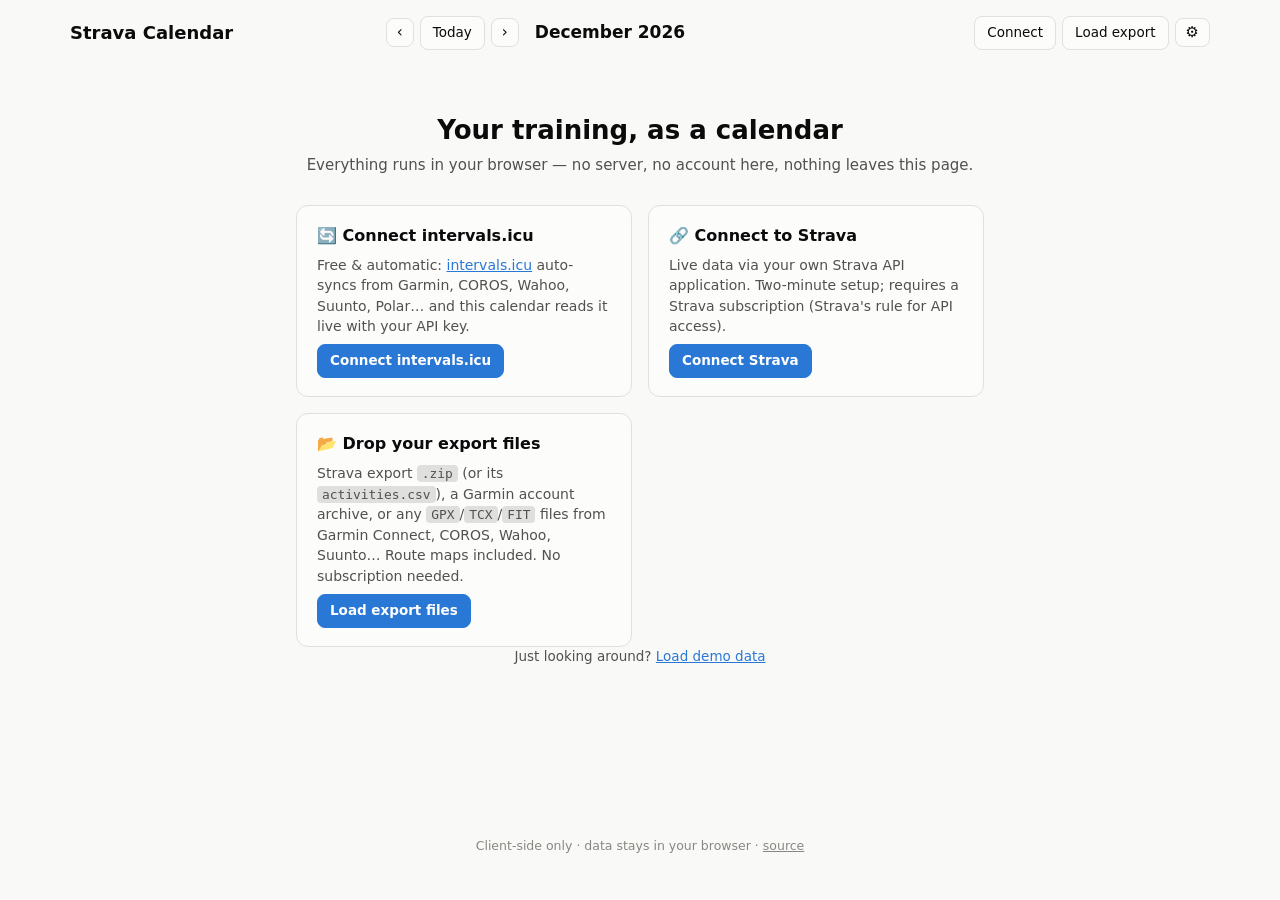
<file: index.html>
<!DOCTYPE html>
<html lang="en">
<head>
  <meta charset="UTF-8">
  <meta name="viewport" content="width=device-width, initial-scale=1.0">
  <meta name="color-scheme" content="light dark">
  <title>Strava Calendar</title>
  <link rel="stylesheet" href="css/style.css">
  <link rel="icon" href="data:image/svg+xml,%3Csvg xmlns='http://www.w3.org/2000/svg' viewBox='0 0 100 100'%3E%3Ctext y='.9em' font-size='90'%3E%F0%9F%93%85%3C/text%3E%3C/svg%3E">
</head>
<body>
  <div class="app">
    <header class="topbar">
      <div class="topbar-left">
        <h1 class="app-title">Strava Calendar</h1>
        <span class="source-badge" id="source-badge" hidden></span>
      </div>
      <nav class="month-nav" aria-label="Month navigation">
        <button class="btn btn-icon" id="btn-prev" title="Previous month" aria-label="Previous month">&#x2039;</button>
        <button class="btn" id="btn-today">Today</button>
        <button class="btn btn-icon" id="btn-next" title="Next month" aria-label="Next month">&#x203A;</button>
        <h2 class="month-title" id="month-title" aria-live="polite"></h2>
      </nav>
      <div class="topbar-right">
        <button class="btn" id="btn-refresh" title="Re-fetch this month" hidden>&#x21bb; Refresh</button>
        <button class="btn" id="btn-connect">Connect</button>
        <button class="btn" id="btn-csv" title="Load a Strava/Garmin export .zip, GPX/TCX/FIT files, or activities.csv">Load export</button>
        <button class="btn btn-icon" id="btn-settings" title="Settings" aria-label="Settings">&#x2699;&#xFE0E;</button>
      </div>
    </header>

    <main>
      <section class="empty-state" id="empty-state" hidden>
        <h2>Your training, as a calendar</h2>
        <p>Everything runs in your browser — no server, no account here, nothing leaves this page.</p>
        <div class="empty-cards">
          <div class="empty-card">
            <h3>&#x1F504; Connect intervals.icu</h3>
            <p>Free &amp; automatic: <a href="https://intervals.icu" target="_blank" rel="noopener">intervals.icu</a> auto-syncs from Garmin, COROS, Wahoo, Suunto, Polar&#8230; and this calendar reads it live with your API key.</p>
            <button class="btn btn-primary" id="btn-icu-hero">Connect intervals.icu</button>
          </div>
          <div class="empty-card">
            <h3>&#x1F517; Connect to Strava</h3>
            <p>Live data via your own Strava API application. Two-minute setup; requires a Strava subscription (Strava's rule for API access).</p>
            <button class="btn btn-primary" id="btn-connect-hero">Connect Strava</button>
          </div>
          <div class="empty-card">
            <h3>&#x1F4C2; Drop your export files</h3>
            <p>Strava export <code>.zip</code> (or its <code>activities.csv</code>), a Garmin account archive, or any <code>GPX</code>/<code>TCX</code>/<code>FIT</code> files from Garmin Connect, COROS, Wahoo, Suunto&#8230; Route maps included. No subscription needed.</p>
            <button class="btn btn-primary" id="btn-csv-hero">Load export files</button>
          </div>
        </div>
        <p class="empty-footnote">Just looking around? <a href="#" id="link-demo">Load demo data</a></p>
      </section>

      <section id="calendar-section" hidden>
        <div class="legend" id="legend" aria-label="Sport legend"></div>
        <div class="calendar" id="calendar" role="grid" aria-label="Activity calendar"></div>
        <div class="summary" id="summary" aria-label="Monthly totals"></div>
        <div id="stats"></div>
      </section>

      <div class="notice" id="notice" hidden></div>
    </main>

    <footer class="pagefoot">
      <p>Client-side only &#183; data stays in your browser &#183;
        <a href="https://github.com/ChunkLightTuna/Strava-calendar-view">source</a></p>
    </footer>
  </div>

  <div class="drop-overlay" id="drop-overlay" hidden>
    <div class="drop-overlay-inner">Drop an export <code>.zip</code>, <code>GPX</code>/<code>TCX</code>/<code>FIT</code> files, or <code>activities.csv</code></div>
  </div>

  <input type="file" id="file-input" accept=".csv,.zip,.gpx,.tcx,.fit,.gz,text/csv,application/zip" multiple hidden>

  <dialog class="modal" id="chooser-modal">
    <div class="modal-body">
      <h2>Connect a data source</h2>
      <button type="button" class="choice" id="choose-icu">
        <strong>&#x1F504; intervals.icu</strong>
        <span>Free &amp; automatic — syncs from Garmin, COROS, Wahoo, Suunto, Polar&#8230;</span>
      </button>
      <button type="button" class="choice" id="choose-strava">
        <strong>&#x1F517; Strava API</strong>
        <span>Your own Strava API app — requires a Strava subscription</span>
      </button>
      <div class="modal-actions">
        <button type="button" class="btn" id="btn-chooser-cancel">Cancel</button>
      </div>
    </div>
  </dialog>

  <dialog class="modal" id="icu-modal">
    <form method="dialog" class="modal-body" id="icu-form">
      <h2>Connect intervals.icu</h2>
      <p><a href="https://intervals.icu" target="_blank" rel="noopener">intervals.icu</a> is a free training platform that auto-syncs from Garmin, COROS, Wahoo, Suunto, Polar and more. This calendar reads it live — no manual exports.</p>
      <ol class="setup-steps">
        <li>Create a free intervals.icu account and link your watch platform under <strong>Settings</strong>.</li>
        <li>Still in <a href="https://intervals.icu/settings" target="_blank" rel="noopener">Settings</a>, open <strong>Developer Settings</strong> and copy your <strong>Athlete ID</strong> and <strong>API Key</strong>.</li>
      </ol>
      <label>Athlete ID
        <input type="text" id="input-icu-athlete" autocomplete="off" required placeholder="e.g. i12345">
      </label>
      <label>API Key
        <input type="password" id="input-icu-key" autocomplete="off" required>
      </label>
      <p class="modal-hint">Stored only in this browser's localStorage. Only ever sent directly to intervals.icu.</p>
      <div class="modal-actions">
        <button class="btn" value="cancel" formnovalidate>Cancel</button>
        <button class="btn btn-primary" value="connect">Connect</button>
      </div>
    </form>
  </dialog>

  <dialog class="modal" id="connect-modal">
    <form method="dialog" class="modal-body" id="connect-form">
      <h2>Connect your Strava account</h2>
      <p>Strava's API needs an "application" to authorize against. Because this site has no server,
         you use <strong>your own</strong> free API application — your credentials stay in this browser.</p>
      <ol class="setup-steps">
        <li>Open <a href="https://www.strava.com/settings/api" target="_blank" rel="noopener">strava.com/settings/api</a> and create an application (any name/category).</li>
        <li>Set <strong>Authorization Callback Domain</strong> to <code id="callback-domain"></code></li>
        <li>Copy the Client ID and Client Secret below.</li>
      </ol>
      <label>Client ID
        <input type="text" id="input-client-id" inputmode="numeric" autocomplete="off" required placeholder="e.g. 123456">
      </label>
      <label>Client Secret
        <input type="password" id="input-client-secret" autocomplete="off" required placeholder="40-character hex string">
      </label>
      <p class="modal-hint">Stored only in this browser's localStorage. This page never sends them anywhere except directly to strava.com.</p>
      <p class="modal-hint">&#9888;&#65038; Strava requires the app owner to have an <strong>active Strava subscription</strong> — without one the app shows as "inactive" and data requests fail. No subscription? Use the CSV export option instead; it works for everyone.</p>
      <div class="modal-actions">
        <button class="btn" value="cancel" formnovalidate>Cancel</button>
        <button class="btn btn-primary" value="connect" id="btn-do-connect">Authorize with Strava</button>
      </div>
    </form>
  </dialog>

  <dialog class="modal" id="settings-modal">
    <form method="dialog" class="modal-body">
      <h2>Settings</h2>
      <label>Units
        <select id="select-units">
          <option value="imperial">Miles</option>
          <option value="metric">Kilometers</option>
        </select>
      </label>
      <label>Week starts on
        <select id="select-week-start">
          <option value="0">Sunday</option>
          <option value="1">Monday</option>
        </select>
      </label>
      <label>Theme
        <select id="select-theme">
          <option value="auto">System</option>
          <option value="light">Light</option>
          <option value="dark">Dark</option>
        </select>
      </label>
      <div class="diag" id="diag-section">
        <button type="button" class="btn" id="btn-diagnostics">Test Strava connection</button>
        <div class="diag-output" id="diag-output" hidden></div>
      </div>
      <div class="modal-actions modal-actions-split">
        <button type="button" class="btn btn-danger" id="btn-disconnect">Disconnect &amp; clear data</button>
        <button class="btn btn-primary" value="close">Done</button>
      </div>
    </form>
  </dialog>

  <dialog class="modal modal-wide" id="detail-modal">
    <div class="modal-body">
      <h2 id="detail-title"></h2>
      <p class="detail-sub" id="detail-sub"></p>
      <div class="detail-map" id="detail-map" hidden></div>
      <div class="detail-stats" id="detail-stats"></div>
      <div class="modal-actions modal-actions-split">
        <a class="btn" id="detail-strava-link" target="_blank" rel="noopener">View on Strava &#x2197;</a>
        <button class="btn btn-primary" id="btn-detail-close">Close</button>
      </div>
    </div>
  </dialog>

  <div class="tooltip" id="tooltip" role="tooltip" hidden></div>

  <script type="module" src="js/app.js"></script>
</body>
</html>
</file>
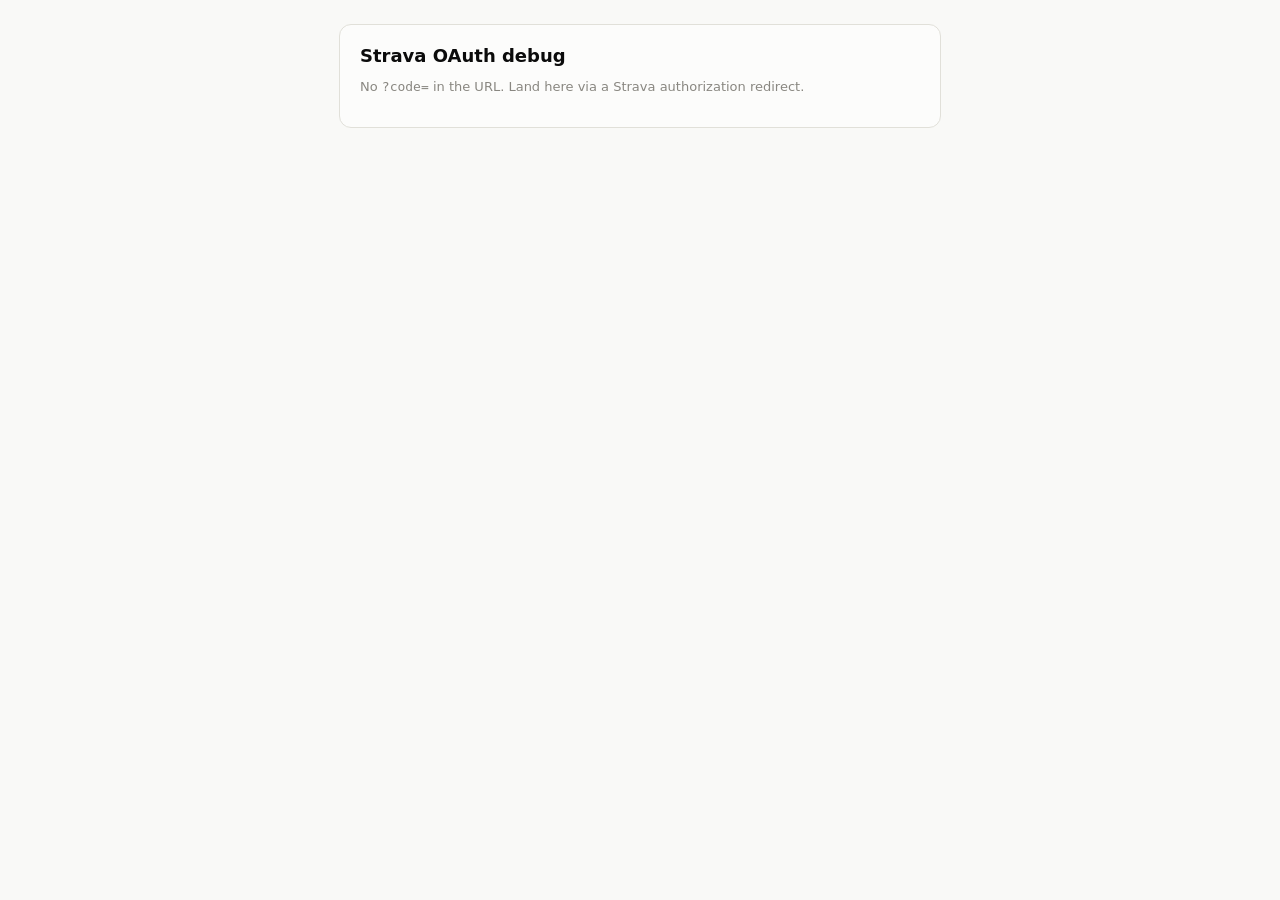
<file: debug.html>
<!DOCTYPE html>
<html lang="en">
<head>
  <meta charset="UTF-8">
  <meta name="viewport" content="width=device-width, initial-scale=1.0">
  <meta name="color-scheme" content="light dark">
  <title>OAuth debug — Strava Calendar</title>
  <style>
    body { font-family: system-ui, sans-serif; margin: 0; padding: 24px 16px; background: #f9f9f7; color: #0b0b0b; }
    @media (prefers-color-scheme: dark) { body { background: #0d0d0d; color: #fff; } .card { background: #1a1a19 !important; border-color: #2c2c2a !important; } }
    .card { max-width: 560px; margin: 0 auto; background: #fcfcfb; border: 1px solid #e1e0d9; border-radius: 12px; padding: 20px; }
    h1 { font-size: 18px; margin: 0 0 12px; }
    label { display: block; font-size: 12px; font-weight: 600; text-transform: uppercase; letter-spacing: .04em; color: #898781; margin: 14px 0 4px; }
    .value { font-family: ui-monospace, monospace; font-size: 14px; word-break: break-all; padding: 10px; border: 1px solid #c3c2b7; border-radius: 8px; user-select: all; -webkit-user-select: all; }
    button { font: inherit; margin-top: 6px; padding: 8px 14px; border-radius: 8px; border: 1px solid #2a78d6; background: #2a78d6; color: #fff; font-weight: 600; }
    p { color: #898781; font-size: 13px; }
    .ok { color: #006300; } .bad { color: #d03b3b; }
  </style>
</head>
<body>
  <div class="card">
    <h1>Strava OAuth debug</h1>
    <div id="content"><p>No <code>?code=</code> in the URL. Land here via a Strava authorization redirect.</p></div>
  </div>
  <script>
    const q = new URLSearchParams(location.search);
    const code = q.get('code');
    if (code) {
      const scope = q.get('scope') || '(none reported)';
      const hasActivity = /activity:read/.test(scope);
      document.getElementById('content').innerHTML = `
        <p>Authorization landed here instead of the app — nothing was exchanged or stored. Copy these back to the debugging session.</p>
        <label>Authorization code (single-use, expires in minutes)</label>
        <div class="value" id="code">${code.replace(/[^\w-]/g, '')}</div>
        <button onclick="navigator.clipboard.writeText(document.getElementById('code').textContent).then(()=>this.textContent='Copied!')">Copy code</button>
        <label>Granted scopes</label>
        <div class="value">${scope.replace(/[^\w:,._-]/g, '')}</div>
        <p class="${hasActivity ? 'ok' : 'bad'}">${hasActivity
          ? '✓ includes activity:read — activity access was granted'
          : '✗ missing activity:read — this grant cannot read activities'}</p>`;
    }
  </script>
</body>
</html>
</file>
<file: css/style.css>
/* Strava Calendar — client-side static site styles.
   Palette: validated categorical slots; dark values are re-stepped, not flipped. */

:root {
  color-scheme: light;
  --surface-1: #fcfcfb;
  --page: #f9f9f7;
  --text-primary: #0b0b0b;
  --text-secondary: #52514e;
  --text-muted: #898781;
  --grid-line: #e1e0d9;
  --baseline: #c3c2b7;
  --ring: rgba(11, 11, 11, 0.10);
  --accent: #2a78d6;
  --danger: #d03b3b;
  --delta-up: #006300;

  --sport-run: #2a78d6;      /* slot 1 blue */
  --sport-ride: #008300;     /* slot 2 green */
  --sport-paddle: #e87ba4;   /* slot 3 magenta */
  --sport-walk: #eda100;     /* slot 4 yellow */
  --sport-swim: #1baf7a;     /* slot 5 aqua */
  --sport-strength: #eb6834; /* slot 6 orange */
  --sport-winter: #4a3aa7;   /* slot 7 violet */
  --sport-other: #898781;    /* muted */
}

@media (prefers-color-scheme: dark) {
  :root:where(:not([data-theme="light"])) {
    color-scheme: dark;
    --surface-1: #1a1a19;
    --page: #0d0d0d;
    --text-primary: #ffffff;
    --text-secondary: #c3c2b7;
    --text-muted: #898781;
    --grid-line: #2c2c2a;
    --baseline: #383835;
    --ring: rgba(255, 255, 255, 0.10);
    --accent: #3987e5;
    --danger: #e66767;
    --delta-up: #0ca30c;

    --sport-run: #3987e5;
    --sport-ride: #008300;
    --sport-paddle: #d55181;
    --sport-walk: #c98500;
    --sport-swim: #199e70;
    --sport-strength: #d95926;
    --sport-winter: #9085e9;
    --sport-other: #898781;
  }
}
:root[data-theme="dark"] {
  color-scheme: dark;
  --surface-1: #1a1a19;
  --page: #0d0d0d;
  --text-primary: #ffffff;
  --text-secondary: #c3c2b7;
  --text-muted: #898781;
  --grid-line: #2c2c2a;
  --baseline: #383835;
  --ring: rgba(255, 255, 255, 0.10);
  --accent: #3987e5;
  --danger: #e66767;
  --delta-up: #0ca30c;

  --sport-run: #3987e5;
  --sport-ride: #008300;
  --sport-paddle: #d55181;
  --sport-walk: #c98500;
  --sport-swim: #199e70;
  --sport-strength: #d95926;
  --sport-winter: #9085e9;
  --sport-other: #898781;
}

* { box-sizing: border-box; }

body {
  margin: 0;
  font-family: system-ui, -apple-system, "Segoe UI", sans-serif;
  background: var(--page);
  color: var(--text-primary);
  font-size: 15px;
  line-height: 1.45;
}

.app {
  max-width: 1180px;
  margin: 0 auto;
  padding: 16px 20px 32px;
  display: flex;
  flex-direction: column;
  min-height: 100vh;
}

main { flex: 1; }

a { color: var(--accent); }

/* ---------- top bar ---------- */

.topbar {
  display: flex;
  align-items: center;
  gap: 16px;
  flex-wrap: wrap;
  padding-bottom: 14px;
}

.topbar-left { display: flex; align-items: center; gap: 10px; }
.app-title { font-size: 18px; font-weight: 700; margin: 0; }

.source-badge {
  font-size: 12px;
  color: var(--text-secondary);
  border: 1px solid var(--grid-line);
  border-radius: 999px;
  padding: 2px 10px;
  background: var(--surface-1);
}

.month-nav { display: flex; align-items: center; gap: 6px; margin: 0 auto; }
.month-title { font-size: 17px; font-weight: 650; margin: 0 0 0 10px; min-width: 12ch; }

.topbar-right { display: flex; align-items: center; gap: 6px; margin-left: auto; }

.btn {
  font: inherit;
  font-size: 13.5px;
  color: var(--text-primary);
  background: var(--surface-1);
  border: 1px solid var(--grid-line);
  border-radius: 8px;
  padding: 6px 12px;
  cursor: pointer;
}
.btn:hover { border-color: var(--baseline); }
.btn-icon { padding: 6px 10px; font-size: 15px; line-height: 1; }
.btn-primary { background: var(--accent); border-color: var(--accent); color: #fff; font-weight: 600; }
.btn-primary:hover { filter: brightness(1.08); border-color: var(--accent); }
.btn-danger { color: var(--danger); border-color: var(--danger); background: transparent; }

/* ---------- empty state ---------- */

.empty-state {
  text-align: center;
  padding: 48px 16px 24px;
  max-width: 720px;
  margin: 0 auto;
}
.empty-state h2 { font-size: 26px; margin: 0 0 6px; }
.empty-state > p { color: var(--text-secondary); margin: 0 0 28px; }

.empty-cards { display: grid; grid-template-columns: 1fr 1fr; gap: 16px; text-align: left; }
@media (max-width: 640px) { .empty-cards { grid-template-columns: 1fr; } }

.empty-card {
  background: var(--surface-1);
  border: 1px solid var(--grid-line);
  border-radius: 12px;
  padding: 18px 20px;
  display: flex;
  flex-direction: column;
  gap: 8px;
}
.empty-card h3 { margin: 0; font-size: 16px; }
.empty-card p { margin: 0; color: var(--text-secondary); font-size: 14px; flex: 1; }
.empty-card .btn { align-self: flex-start; }

.empty-footnote { color: var(--text-muted); font-size: 13.5px; margin-top: 24px; }

/* ---------- legend ---------- */

.legend {
  display: flex;
  flex-wrap: wrap;
  gap: 4px 16px;
  padding: 2px 2px 10px;
  color: var(--text-secondary);
  font-size: 13px;
}
.legend:empty { display: none; }
.legend-item { display: inline-flex; align-items: center; gap: 6px; }

.dot {
  display: inline-block;
  width: 9px;
  height: 9px;
  border-radius: 50%;
  flex: none;
}
.dot-run { background: var(--sport-run); }
.dot-ride { background: var(--sport-ride); }
.dot-paddle { background: var(--sport-paddle); }
.dot-walk { background: var(--sport-walk); }
.dot-swim { background: var(--sport-swim); }
.dot-strength { background: var(--sport-strength); }
.dot-winter { background: var(--sport-winter); }
.dot-other { background: var(--sport-other); }

/* ---------- calendar ---------- */

.calendar {
  background: var(--surface-1);
  border: 1px solid var(--grid-line);
  border-radius: 12px;
  overflow: hidden;
}

@keyframes slide-from-right {
  from { opacity: 0.35; transform: translateX(28px); }
  to { opacity: 1; transform: none; }
}
@keyframes slide-from-left {
  from { opacity: 0.35; transform: translateX(-28px); }
  to { opacity: 1; transform: none; }
}
.calendar.slide-from-right { animation: slide-from-right 0.18s ease-out; }
.calendar.slide-from-left { animation: slide-from-left 0.18s ease-out; }
@media (prefers-reduced-motion: reduce) {
  .calendar.slide-from-right, .calendar.slide-from-left { animation: none; }
}

.cal-head {
  display: grid;
  grid-template-columns: repeat(7, 1fr);
  border-bottom: 1px solid var(--grid-line);
}
.cal-head-cell {
  padding: 8px 10px;
  font-size: 12px;
  font-weight: 600;
  letter-spacing: 0.04em;
  text-transform: uppercase;
  color: var(--text-muted);
}

.cal-grid { display: grid; grid-template-columns: repeat(7, 1fr); }

.cal-cell {
  min-height: 108px;
  padding: 6px;
  border-top: 1px solid var(--grid-line);
  border-left: 1px solid var(--grid-line);
  display: flex;
  flex-direction: column;
  gap: 2px; /* surface gap between adjacent chips */
}
.cal-grid .cal-cell:nth-child(-n + 7) { border-top: none; }
.cal-grid .cal-cell:nth-child(7n + 1) { border-left: none; }
.cal-cell-blank { background: var(--page); }

.cal-daynum {
  align-self: flex-end;
  font-size: 12.5px;
  color: var(--text-muted);
  font-variant-numeric: tabular-nums;
  padding: 1px 5px;
  border-radius: 999px;
}
.cal-cell-today .cal-daynum {
  background: var(--accent);
  color: #fff;
  font-weight: 700;
}

/* ---------- activity chips ---------- */

.chip {
  display: flex;
  align-items: flex-start;
  gap: 6px;
  margin: 0;
  padding: 3px 6px 3px 4px;
  border: none;
  border-radius: 7px;
  border-left: 4px solid var(--baseline);
  background: color-mix(in srgb, var(--surface-1) 96%, var(--text-primary));
  text-decoration: none;
  text-align: left;
  font: inherit;
  color: var(--text-primary);
  font-size: 12px;
  line-height: 1.3;
  cursor: pointer;
  width: 100%;
}
.chip:hover { background: color-mix(in srgb, var(--surface-1) 90%, var(--text-primary)); }

.chip-run { border-left-color: var(--sport-run); }
.chip-ride { border-left-color: var(--sport-ride); }
.chip-paddle { border-left-color: var(--sport-paddle); }
.chip-walk { border-left-color: var(--sport-walk); }
.chip-swim { border-left-color: var(--sport-swim); }
.chip-strength { border-left-color: var(--sport-strength); }
.chip-winter { border-left-color: var(--sport-winter); }
.chip-other { border-left-color: var(--sport-other); }

.chip-icon { flex: none; font-size: 12px; }
.chip-body { min-width: 0; display: flex; flex-direction: column; }
.chip-name {
  font-weight: 600;
  white-space: nowrap;
  overflow: hidden;
  text-overflow: ellipsis;
}
.chip-meta { color: var(--text-secondary); font-size: 11.5px; font-variant-numeric: tabular-nums; }

@media (max-width: 720px) {
  .cal-cell { min-height: 72px; padding: 4px; }
  .chip-name { display: none; }
  .chip { padding: 2px 4px; }
}

/* ---------- summary tiles ---------- */

.summary {
  display: grid;
  grid-template-columns: repeat(auto-fill, minmax(160px, 1fr));
  gap: 10px;
  margin-top: 14px;
}
.summary:empty { display: none; }

.tile {
  background: var(--surface-1);
  border: 1px solid var(--grid-line);
  border-radius: 12px;
  padding: 12px 14px;
  display: flex;
  flex-direction: column;
  gap: 2px;
}
.tile-label {
  font-size: 12px;
  font-weight: 600;
  letter-spacing: 0.03em;
  text-transform: uppercase;
  color: var(--text-secondary);
  display: inline-flex;
  align-items: center;
  gap: 6px;
}
.tile-value { font-size: 22px; font-weight: 700; }
.tile-sub { font-size: 12.5px; color: var(--text-muted); font-variant-numeric: tabular-nums; }

/* ---------- statistics ---------- */

.stats-block { margin-top: 20px; display: flex; flex-direction: column; gap: 12px; }

.stats-head { display: flex; align-items: center; justify-content: space-between; gap: 12px; }
.stats-title { margin: 0; font-size: 15px; font-weight: 650; }
.stats-filter {
  font: inherit;
  font-size: 13.5px;
  padding: 5px 8px;
  border: 1px solid var(--grid-line);
  border-radius: 8px;
  background: var(--surface-1);
  color: var(--text-primary);
}
.stats-empty { color: var(--text-muted); margin: 0; font-size: 14px; }

.stats-tiles { margin-top: 0; }
.tile-deltas { display: flex; flex-wrap: wrap; gap: 2px 12px; }
.delta { font-weight: 650; font-variant-numeric: tabular-nums; }
.delta-up { color: var(--delta-up); }
.delta-down { color: var(--text-secondary); }
.delta-na { color: var(--text-muted); }

.charts {
  display: grid;
  grid-template-columns: repeat(auto-fit, minmax(320px, 1fr));
  gap: 10px;
}
.chart-card {
  margin: 0;
  background: var(--surface-1);
  border: 1px solid var(--grid-line);
  border-radius: 12px;
  padding: 14px 14px 10px;
  display: flex;
  flex-direction: column;
  gap: 4px;
  min-width: 0;
}
.chart-caption {
  font-size: 12px;
  font-weight: 600;
  letter-spacing: 0.03em;
  text-transform: uppercase;
  color: var(--text-secondary);
}
.chart { width: 100%; height: auto; display: block; }
.chart-grid { stroke: var(--grid-line); stroke-width: 1; }
.chart-baseline { stroke: var(--baseline); stroke-width: 1; }
.chart-tick { fill: var(--text-muted); font-size: 10.5px; }
.chart-label { font-size: 11px; font-weight: 600; fill: var(--text-secondary); }
.chart-label-accent { fill: var(--text-primary); }
.chart-hit { fill: transparent; }
.chart-hit:hover { fill: color-mix(in srgb, var(--text-primary) 6%, transparent); }

.chart-line { stroke-width: 2; stroke-linejoin: round; stroke-linecap: round; }
.chart-line.series-now { stroke: var(--accent); }
.chart-line.series-prev { stroke: var(--text-muted); stroke-width: 1.5; }
.chart-line.series-year { stroke: var(--text-muted); stroke-width: 1.5; stroke-dasharray: 5 4; }
.chart-label.series-now { fill: var(--accent); }

.legend-line { display: inline-block; width: 18px; height: 0; border-top: 2px solid var(--text-muted); }
.legend-line.series-now { border-color: var(--accent); }
.legend-line.series-year { border-top-style: dashed; }
.legend-note { font-style: italic; }
.chart-legend {
  display: flex;
  flex-wrap: wrap;
  gap: 4px 16px;
  color: var(--text-secondary);
  font-size: 12.5px;
}

.chart-bar { fill: color-mix(in srgb, var(--accent) 45%, var(--surface-1)); }
.chart-bar-current { fill: var(--accent); }
.chart-bar:hover { fill: color-mix(in srgb, var(--accent) 75%, var(--surface-1)); }

/* ---------- tooltip ---------- */

.tooltip {
  position: fixed;
  z-index: 50;
  max-width: 280px;
  background: var(--surface-1);
  border: 1px solid var(--grid-line);
  box-shadow: 0 4px 16px rgba(0, 0, 0, 0.18);
  border-radius: 10px;
  padding: 10px 12px;
  font-size: 12.5px;
  pointer-events: none;
  display: flex;
  flex-direction: column;
  gap: 4px;
}
.tooltip strong { font-size: 13px; }
.tt-type { color: var(--text-secondary); display: inline-flex; align-items: center; gap: 6px; }
.tt-grid {
  display: grid;
  grid-template-columns: auto 1fr;
  gap: 2px 12px;
  margin-top: 2px;
}
.tt-k { color: var(--text-muted); }
.tt-v { font-variant-numeric: tabular-nums; text-align: right; }

/* ---------- notice / errors ---------- */

.notice {
  margin: 12px auto;
  max-width: 720px;
  background: var(--surface-1);
  border: 1px solid var(--danger);
  border-radius: 10px;
  padding: 10px 14px;
  color: var(--text-primary);
  font-size: 14px;
}

/* ---------- modals ---------- */

.modal {
  border: 1px solid var(--grid-line);
  border-radius: 14px;
  background: var(--surface-1);
  color: var(--text-primary);
  padding: 0;
  max-width: 520px;
  width: calc(100vw - 40px);
}
.modal::backdrop { background: rgba(0, 0, 0, 0.45); }
.modal-body { padding: 20px 22px; display: flex; flex-direction: column; gap: 12px; }
.modal-body h2 { margin: 0; font-size: 18px; }
.modal-body p { margin: 0; color: var(--text-secondary); font-size: 14px; }
.setup-steps { margin: 0; padding-left: 20px; color: var(--text-secondary); font-size: 14px; }
.setup-steps li { margin-bottom: 4px; }

.modal-body label {
  display: flex;
  flex-direction: column;
  gap: 4px;
  font-size: 13px;
  font-weight: 600;
  color: var(--text-secondary);
}
.modal-body input, .modal-body select {
  font: inherit;
  font-size: 14px;
  padding: 7px 10px;
  border: 1px solid var(--baseline);
  border-radius: 8px;
  background: var(--page);
  color: var(--text-primary);
}
.modal-hint { font-size: 12.5px !important; color: var(--text-muted) !important; }

.choice {
  font: inherit;
  text-align: left;
  display: flex;
  flex-direction: column;
  gap: 3px;
  padding: 12px 14px;
  border: 1px solid var(--grid-line);
  border-radius: 10px;
  background: var(--page);
  color: var(--text-primary);
  cursor: pointer;
}
.choice:hover { border-color: var(--accent); }
.choice strong { font-size: 15px; }
.choice span { color: var(--text-secondary); font-size: 13px; }

.diag { display: flex; flex-direction: column; gap: 8px; }
.diag .btn { align-self: flex-start; }
.diag-output {
  font-size: 13px;
  background: var(--page);
  border: 1px solid var(--grid-line);
  border-radius: 8px;
  padding: 10px 12px;
  display: flex;
  flex-direction: column;
  gap: 4px;
  word-break: break-word;
}
.diag-ok { color: var(--text-secondary); }
.diag-fail { color: var(--danger); }

.modal-actions { display: flex; justify-content: flex-end; gap: 8px; margin-top: 4px; }
.modal-actions-split { justify-content: space-between; }
.modal-actions-split > :last-child { margin-left: auto; }

/* ---------- activity detail ---------- */

.modal-wide { max-width: 640px; }

.detail-sub {
  display: inline-flex;
  align-items: center;
  gap: 6px;
}

.detail-map {
  height: 300px;
  border-radius: 10px;
  overflow: hidden;
  border: 1px solid var(--grid-line);
  background: var(--page);
  color: var(--sport-strength); /* SVG-fallback route stroke */
}
.detail-map .route-svg { width: 100%; height: 100%; }

.detail-stats {
  display: grid;
  grid-template-columns: repeat(auto-fill, minmax(150px, 1fr));
  gap: 8px 16px;
}
.detail-stat { display: flex; flex-direction: column; }
.detail-stat-k {
  font-size: 11.5px;
  font-weight: 600;
  letter-spacing: 0.03em;
  text-transform: uppercase;
  color: var(--text-muted);
}
.detail-stat-v { font-size: 16px; font-weight: 650; font-variant-numeric: tabular-nums; }

#detail-strava-link { text-decoration: none; }

/* ---------- drag & drop overlay ---------- */

.drop-overlay {
  position: fixed;
  inset: 0;
  z-index: 100;
  background: rgba(0, 0, 0, 0.5);
  display: flex;
  align-items: center;
  justify-content: center;
}
.drop-overlay-inner {
  background: var(--surface-1);
  border: 2px dashed var(--accent);
  border-radius: 16px;
  padding: 32px 48px;
  font-size: 18px;
  font-weight: 600;
}

.pagefoot { text-align: center; color: var(--text-muted); font-size: 12.5px; margin-top: 24px; }
.pagefoot a { color: inherit; }

code {
  background: color-mix(in srgb, var(--surface-1) 88%, var(--text-primary));
  border-radius: 4px;
  padding: 1px 5px;
  font-size: 0.92em;
}

[hidden] { display: none !important; }
</file>
